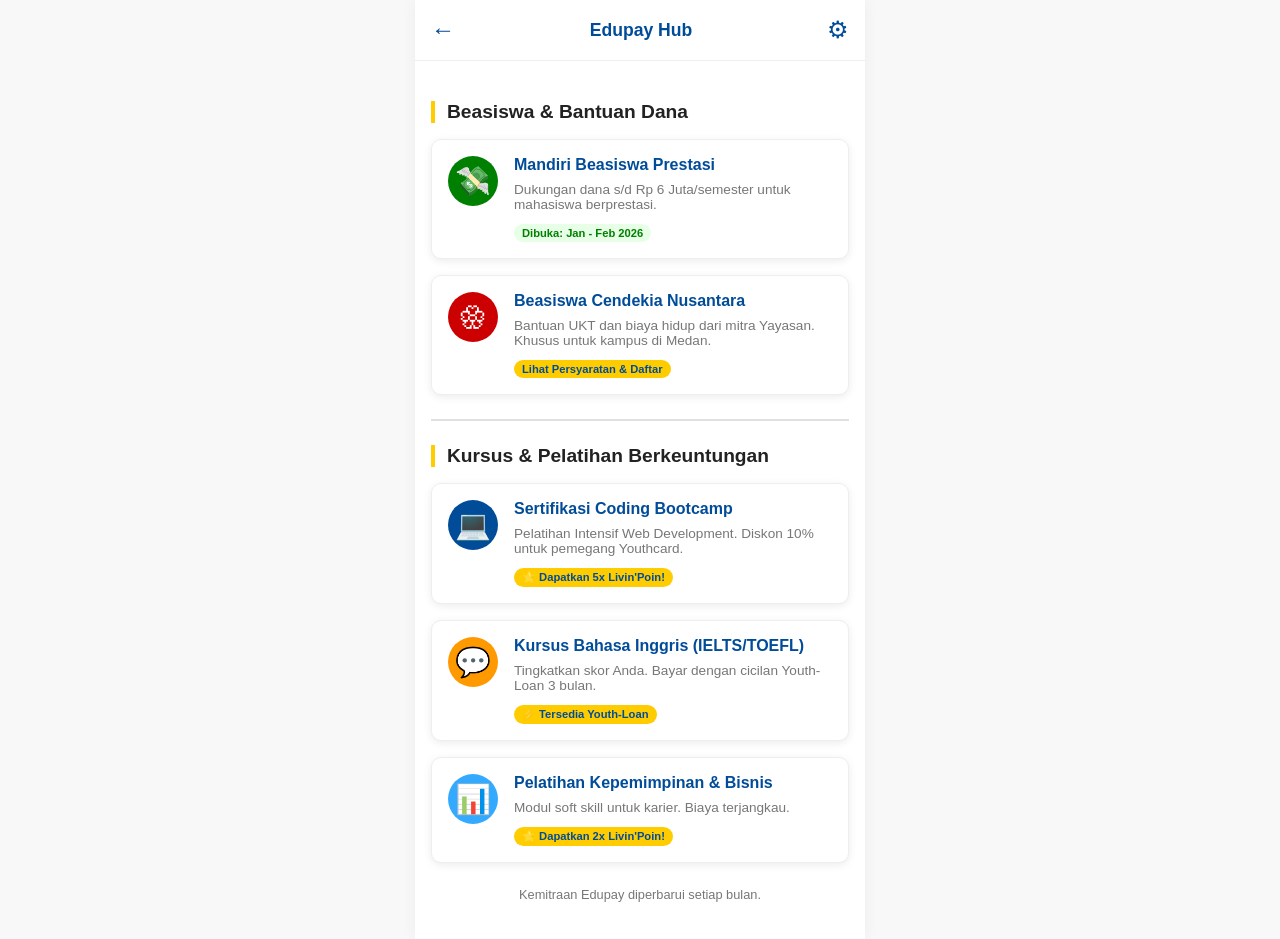
<file: index.html>
<!DOCTYPE html>
<html lang="id">
<head>
    <meta charset="UTF-8">
    <meta name="viewport" content="width=device-width, initial-scale=1.0">
    <title>Mandiri Edupay Hub</title>
    <style>
        /* === TEMA & FONT === */
        :root {
            --mandiri-blue-dark: #004C99; 
            --mandiri-yellow: #FFCC00;
            --text-dark: #222;
            --text-secondary: #777;
            --spacing-xs: 8px;
            --spacing-s: 12px;
            --spacing-m: 16px;
            --spacing-l: 24px;
            --border-radius-m: 10px;
        }

        /* === RESET DAN KONTAINER UTAMA === */
        body {
            font-family: 'Poppins', sans-serif;
            margin: 0;
            padding: 0;
            background-color: #f8f8f8;
        }
        .app-container {
            max-width: 450px;
            margin: 0 auto;
            min-height: 100vh;
            background-color: white;
            box-shadow: 0 0 15px rgba(0, 0, 0, 0.05);
            display: flex;
            flex-direction: column;
        }

        /* === HEADER / APP BAR === */
        .header {
            background-color: white;
            padding: var(--spacing-m);
            display: flex;
            align-items: center;
            border-bottom: 1px solid #eee;
            position: sticky;
            top: 0;
            z-index: 50;
        }
        .header h1 {
            font-size: 1.1em;
            margin: 0;
            flex-grow: 1;
            text-align: center;
            font-weight: 600;
            color: var(--mandiri-blue-dark);
        }
        .header .icon {
            font-size: 1.5em;
            cursor: pointer;
            color: var(--mandiri-blue-dark);
        }

        /* === CONTENT UTAMA === */
        .content {
            padding: var(--spacing-l) var(--spacing-m);
            flex-grow: 1;
        }

        /* === SECTION STYLE === */
        .section-title {
            font-size: 1.2em;
            color: var(--text-dark);
            font-weight: 700;
            margin-bottom: var(--spacing-m);
            border-left: 4px solid var(--mandiri-yellow);
            padding-left: var(--spacing-s);
        }

        /* === CARD ITEM STYLE (Beasiswa & Kursus) === */
        .academic-card {
            background-color: #ffffff;
            border-radius: var(--border-radius-m);
            padding: var(--spacing-m);
            margin-bottom: var(--spacing-m);
            box-shadow: 0 2px 8px rgba(0, 0, 0, 0.08);
            display: flex;
            gap: var(--spacing-m);
            border: 1px solid #eee;
            cursor: pointer;
            transition: transform 0.2s;
        }
        .academic-card:hover {
             transform: translateY(-2px);
             box-shadow: 0 4px 12px rgba(0, 0, 0, 0.1);
        }
        .card-icon {
            width: 50px;
            height: 50px;
            border-radius: 50%;
            background-color: var(--mandiri-blue-dark);
            text-align: center;
            line-height: 50px;
            font-size: 1.8em;
            color: white;
            flex-shrink: 0;
        }
        .card-details h4 {
            margin: 0 0 var(--spacing-xs) 0;
            font-size: 1em;
            color: var(--mandiri-blue-dark);
        }
        .card-details p {
            margin: 0;
            font-size: 0.85em;
            color: var(--text-secondary);
        }
        .benefit-tag {
            background-color: var(--mandiri-yellow);
            color: var(--mandiri-blue-dark);
            padding: 3px 8px;
            border-radius: 15px;
            font-size: 0.7em;
            font-weight: bold;
            margin-top: var(--spacing-s);
            display: inline-block;
        }

        /* === Divider Tambahan === */
        .divider {
            height: 2px;
            background-color: #e0e0e0;
            margin: var(--spacing-l) 0;
        }
    </style>
</head>
<body>
    <div class="app-container">
        <div class="header">
            <span class="icon">&#x2190;</span> 
            <h1>Edupay Hub</h1>
            <span class="icon">&#x2699;</span> 
        </div>

        <div class="content">
            <div class="section-beasiswa">
                <h2 class="section-title">Beasiswa & Bantuan Dana</h2>
                
                <div class="academic-card">
                    <div class="card-icon" style="background-color: #008000;">&#x1F4B8;</div>
                    <div class="card-details">
                        <h4>Mandiri Beasiswa Prestasi</h4>
                        <p>Dukungan dana s/d Rp 6 Juta/semester untuk mahasiswa berprestasi.</p>
                        <span class="benefit-tag" style="background-color: #e6ffe6; color: #008000;">Dibuka: Jan - Feb 2026</span>
                    </div>
                </div>

                <div class="academic-card">
                    <div class="card-icon" style="background-color: #cc0000;">&#x1F3F5;</div>
                    <div class="card-details">
                        <h4>Beasiswa Cendekia Nusantara</h4>
                        <p>Bantuan UKT dan biaya hidup dari mitra Yayasan. Khusus untuk kampus di Medan.</p>
                        <span class="benefit-tag">Lihat Persyaratan & Daftar</span>
                    </div>
                </div>
            </div>

            <div class="divider"></div>

            <div class="section-kursus">
                <h2 class="section-title">Kursus & Pelatihan Berkeuntungan</h2>

                <div class="academic-card">
                    <div class="card-icon">&#x1F4BB;</div>
                    <div class="card-details">
                        <h4>Sertifikasi Coding Bootcamp</h4>
                        <p>Pelatihan Intensif Web Development. Diskon 10% untuk pemegang Youthcard.</p>
                        <span class="benefit-tag">&#x2B50; Dapatkan 5x Livin'Poin!</span>
                    </div>
                </div>

                <div class="academic-card">
                    <div class="card-icon" style="background-color: #ff9900;">&#x1F4AC;</div>
                    <div class="card-details">
                        <h4>Kursus Bahasa Inggris (IELTS/TOEFL)</h4>
                        <p>Tingkatkan skor Anda. Bayar dengan cicilan Youth-Loan 3 bulan.</p>
                        <span class="benefit-tag">&#x26A1; Tersedia Youth-Loan</span>
                    </div>
                </div>
                
                <div class="academic-card">
                    <div class="card-icon" style="background-color: #33aaff;">&#x1F4CA;</div>
                    <div class="card-details">
                        <h4>Pelatihan Kepemimpinan & Bisnis</h4>
                        <p>Modul soft skill untuk karier. Biaya terjangkau.</p>
                        <span class="benefit-tag">&#x2B50; Dapatkan 2x Livin'Poin!</span>
                    </div>
                </div>
            </div>
            
            <p style="text-align: center; font-size: 0.8em; color: var(--text-secondary); margin-top: var(--spacing-l);">
                Kemitraan Edupay diperbarui setiap bulan.
            </p>
        </div>
    </div>
</body>
</html>
</file>
